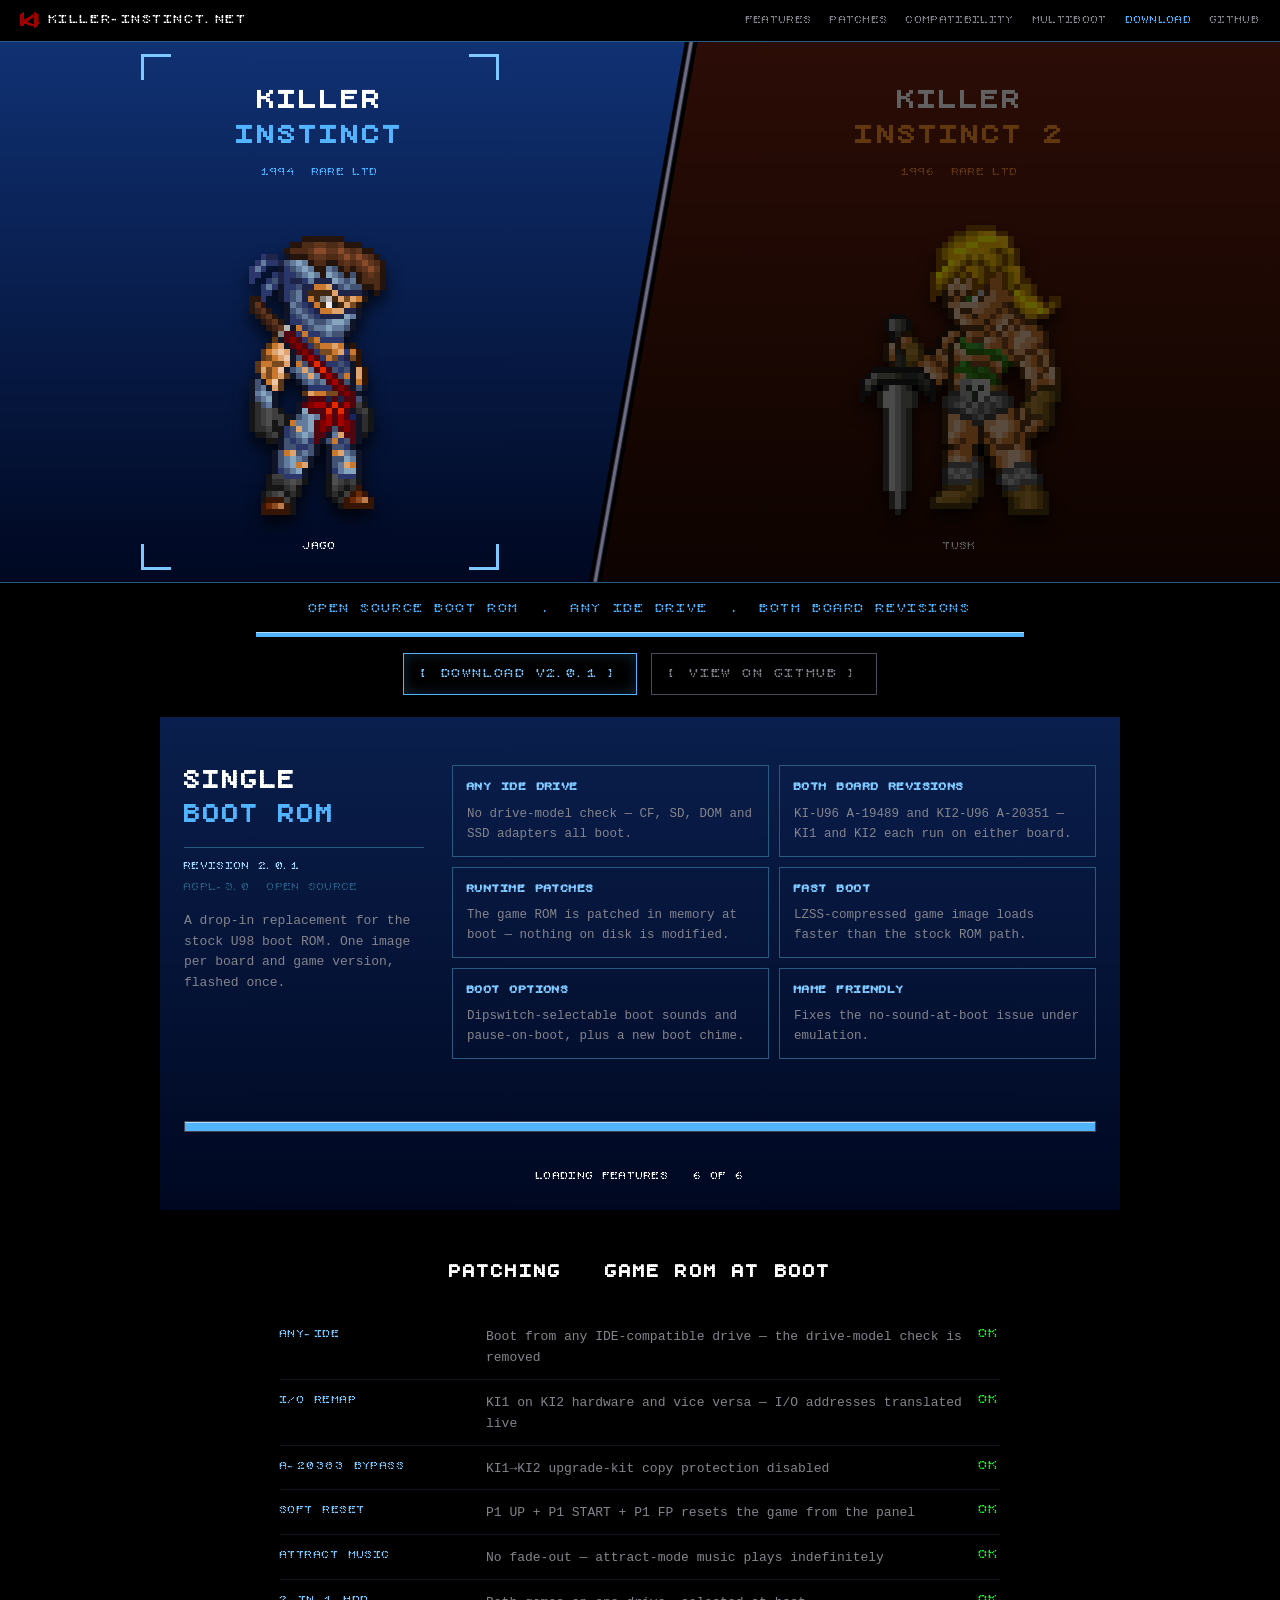
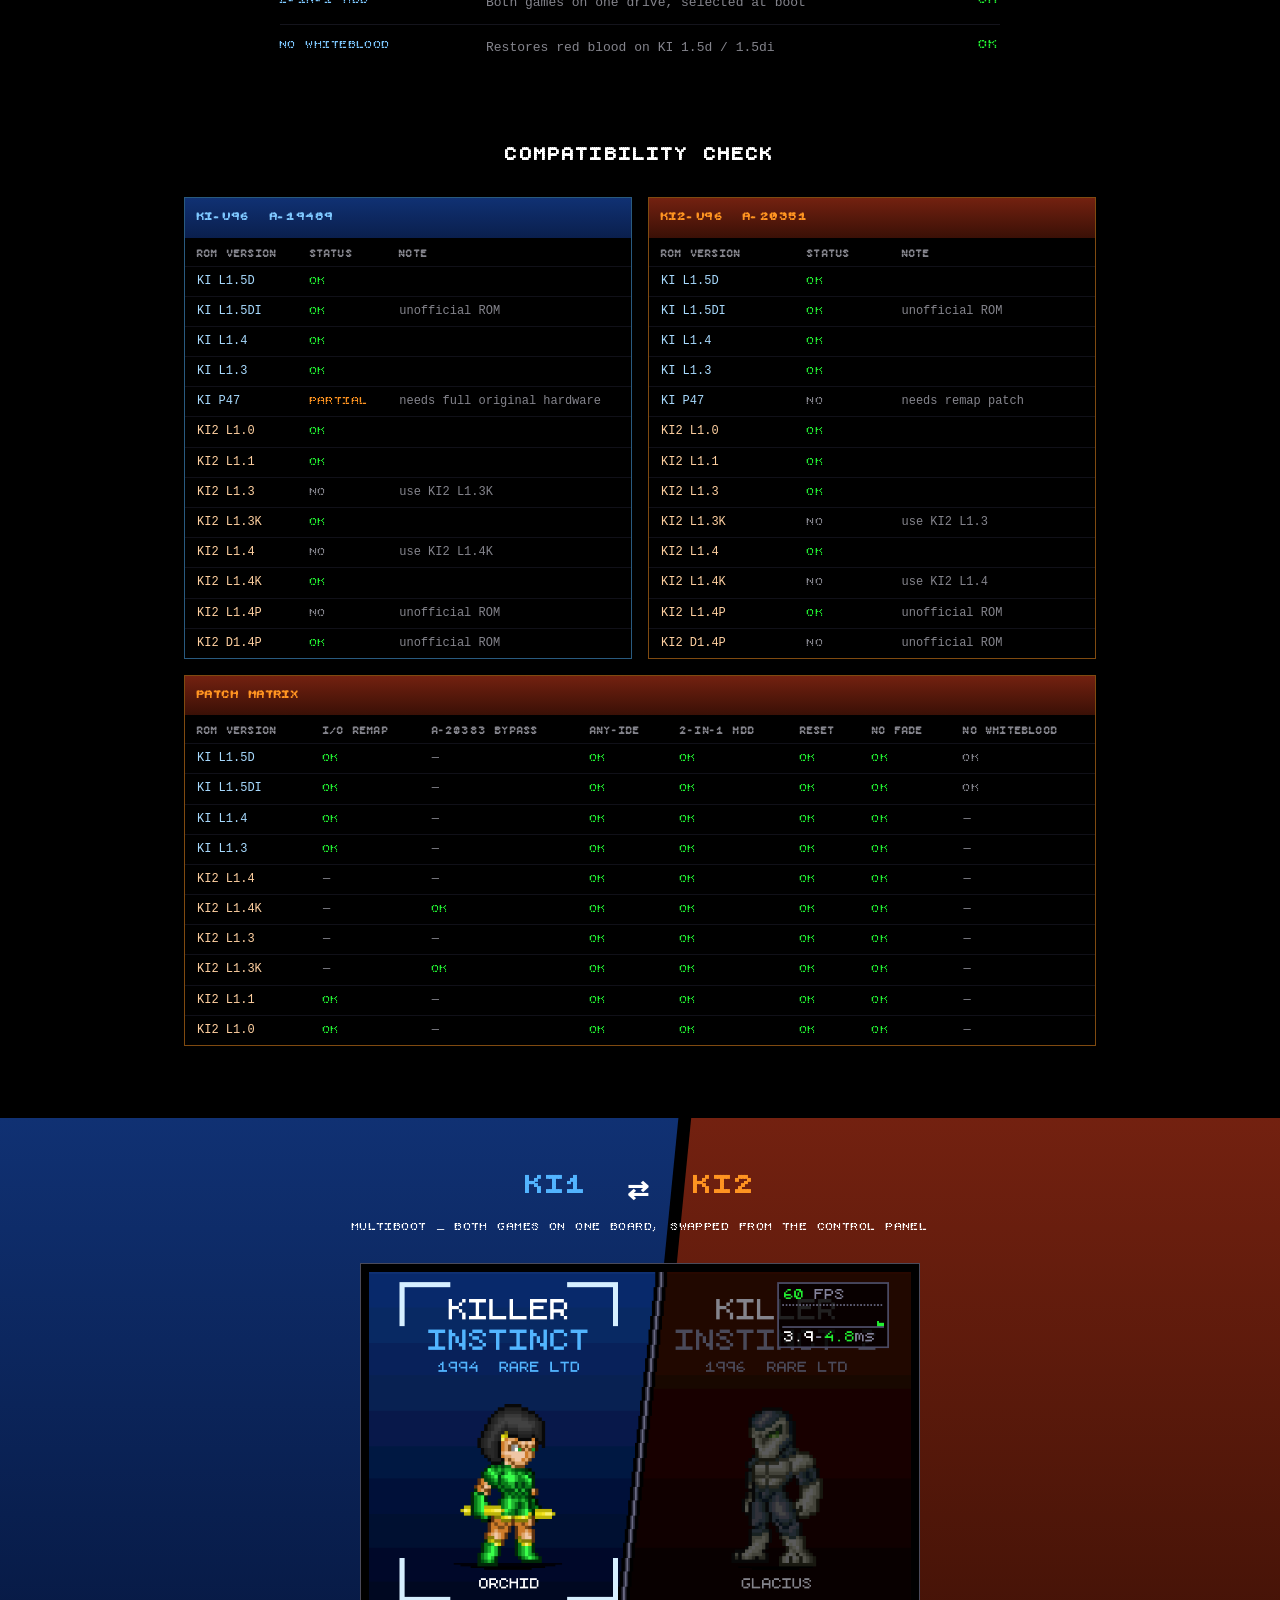
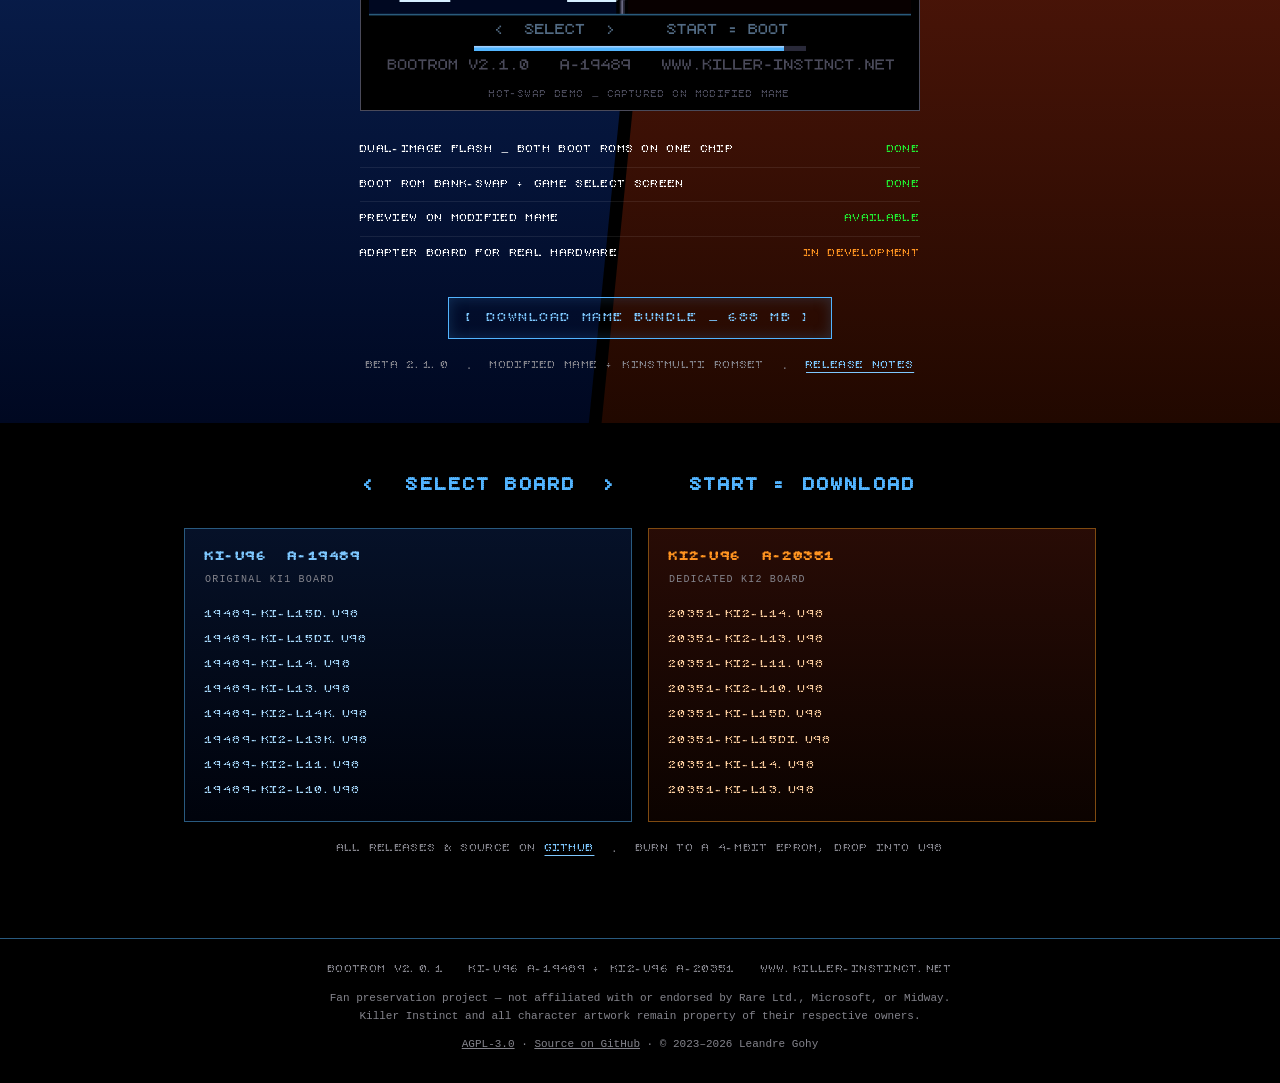
<file: site/index.html>
<!DOCTYPE html>
<html lang="en">
<head>
<meta charset="utf-8">
<meta name="viewport" content="width=device-width, initial-scale=1">
<title>Killer Instinct — Open Source Boot ROM</title>
<meta name="description" content="Open source boot ROM for Killer Instinct 1 &amp; 2 arcade hardware. Boot from any IDE drive, on both board revisions, with runtime patches — plus KI1/KI2 multiboot in development.">
<meta name="theme-color" content="#000821">
<link rel="icon" type="image/png" href="assets/img/favicon.png">
<link rel="canonical" href="https://www.killer-instinct.net/">
<meta property="og:title" content="Killer Instinct — Open Source Boot ROM">
<meta property="og:description" content="Boot KI1 &amp; KI2 from any IDE drive, on both board revisions, with runtime patches — plus KI1/KI2 multiboot in development.">
<meta property="og:image" content="https://www.killer-instinct.net/assets/video/poster.png">
<meta property="og:url" content="https://www.killer-instinct.net/">
<meta property="og:type" content="website">
<link rel="stylesheet" href="style.css">
</head>
<body>

<nav class="site-nav">
  <a class="site-nav__home" href="#top"><img src="assets/img/logo.png" alt="" height="16"><span class="px">KILLER-INSTINCT.NET</span></a>
  <div class="site-nav__links px">
    <a href="#features">FEATURES</a>
    <a href="#patches">PATCHES</a>
    <a href="#compatibility">COMPATIBILITY</a>
    <a href="#multiboot">MULTIBOOT</a>
    <a href="#download" class="key">DOWNLOAD</a>
    <a href="https://github.com/nekuz0r/ki-rom" rel="external">GITHUB</a>
  </div>
</nav>

<header class="hero" id="top">
  <div class="arena" data-selected="ki1">
    <article class="panel panel--ki1" id="panel-ki1" tabindex="0" aria-label="Killer Instinct, 1994, Rare Ltd">
      <h1 class="px t-title">KILLER<br><span class="key">INSTINCT</span></h1>
      <p class="px t-credit">1994&nbsp;&nbsp;RARE LTD</p>
      <figure class="fighter">
        <img id="sprite-ki1" src="assets/img/ki1_fulgore.png" alt="Fulgore sprite" width="240" height="320">
        <figcaption class="px" id="name-ki1">FULGORE</figcaption>
      </figure>
      <span class="brackets" aria-hidden="true"><i></i><i></i><i></i><i></i></span>
    </article>
    <div class="seam" aria-hidden="true"></div>
    <article class="panel panel--ki2" id="panel-ki2" tabindex="0" aria-label="Killer Instinct 2, 1996, Rare Ltd">
      <h1 class="px t-title">KILLER<br><span class="key">INSTINCT 2</span></h1>
      <p class="px t-credit">1996&nbsp;&nbsp;RARE LTD</p>
      <figure class="fighter">
        <img id="sprite-ki2" src="assets/img/ki2_jago.png" alt="Jago sprite" width="240" height="320">
        <figcaption class="px" id="name-ki2">JAGO</figcaption>
      </figure>
      <span class="brackets" aria-hidden="true"><i></i><i></i><i></i><i></i></span>
    </article>
  </div>
  <div class="hud">
    <p class="px hud-tag">OPEN SOURCE BOOT ROM&nbsp;&nbsp;·&nbsp;&nbsp;ANY IDE DRIVE&nbsp;&nbsp;·&nbsp;&nbsp;BOTH BOARD REVISIONS</p>
    <div class="bar bar--drain" aria-hidden="true"><span></span></div>
    <p class="cta">
      <a class="btn btn--steel px" href="#download">[ DOWNLOAD V2.0.1 ]</a>
      <a class="btn px" href="https://github.com/nekuz0r/ki-rom" rel="external">[ VIEW ON GITHUB ]</a>
    </p>
  </div>
</header>

<main>

<section class="titlecard" id="features">
  <div class="titlecard__card">
    <h2 class="px wordmark">SINGLE<br><span class="key">BOOT ROM</span></h2>
    <hr class="rule">
    <p class="px rev">REVISION 2.0.1</p>
    <p class="px sub">AGPL-3.0&nbsp;&nbsp;OPEN SOURCE</p>
    <p class="blurb">A drop-in replacement for the stock U98 boot ROM. One image per board and game version, flashed once.</p>
  </div>
  <ul class="feature-grid">
    <li class="feature-cell"><h3 class="px">ANY IDE DRIVE</h3><p>No drive-model check — CF, SD, DOM and SSD adapters all boot.</p></li>
    <li class="feature-cell"><h3 class="px">BOTH BOARD REVISIONS</h3><p>KI-U96 A-19489 and KI2-U96 A-20351 — KI1 and KI2 each run on either board.</p></li>
    <li class="feature-cell"><h3 class="px">RUNTIME PATCHES</h3><p>The game ROM is patched in memory at boot — nothing on disk is modified.</p></li>
    <li class="feature-cell"><h3 class="px">FAST BOOT</h3><p>LZSS-compressed game image loads faster than the stock ROM path.</p></li>
    <li class="feature-cell"><h3 class="px">BOOT OPTIONS</h3><p>Dipswitch-selectable boot sounds and pause-on-boot, plus a new boot chime.</p></li>
    <li class="feature-cell"><h3 class="px">MAME FRIENDLY</h3><p>Fixes the no-sound-at-boot issue under emulation.</p></li>
  </ul>
  <div class="bar bar--divider" aria-hidden="true"><span></span></div>
  <p class="px bar-label">LOADING FEATURES&nbsp;&nbsp;&nbsp;6 OF 6</p>
</section>

<section class="patches" id="patches">
  <h2 class="px section-head">PATCHING&nbsp;&nbsp;&nbsp;GAME ROM AT BOOT</h2>
  <dl class="patch-list">
    <div><dt class="px">ANY-IDE</dt><dd>Boot from any IDE-compatible drive — the drive-model check is removed</dd><dd class="px status-ok">OK</dd></div>
    <div><dt class="px">I/O REMAP</dt><dd>KI1 on KI2 hardware and vice versa — I/O addresses translated live</dd><dd class="px status-ok">OK</dd></div>
    <div><dt class="px">A-20383 BYPASS</dt><dd>KI1→KI2 upgrade-kit copy protection disabled</dd><dd class="px status-ok">OK</dd></div>
    <div><dt class="px">SOFT RESET</dt><dd>P1 UP + P1 START + P1 FP resets the game from the panel</dd><dd class="px status-ok">OK</dd></div>
    <div><dt class="px">ATTRACT MUSIC</dt><dd>No fade-out — attract-mode music plays indefinitely</dd><dd class="px status-ok">OK</dd></div>
    <div><dt class="px">2-IN-1 HDD</dt><dd>Both games on one drive, selected at boot</dd><dd class="px status-ok">OK</dd></div>
    <div><dt class="px">NO WHITEBLOOD</dt><dd>Restores red blood on KI 1.5d / 1.5di</dd><dd class="px status-ok">OK</dd></div>
  </dl>
</section>

<section class="compat" id="compatibility">
  <h2 class="px section-head">COMPATIBILITY CHECK</h2>
  <div class="compat-grid">
    <div class="compat-panel">
      <h3 class="px compat-panel__head">KI-U96&nbsp;&nbsp;A-19489</h3>
      <div class="table-scroll">
      <table>
        <thead><tr><th class="px">ROM VERSION</th><th class="px">STATUS</th><th class="px">NOTE</th></tr></thead>
        <tbody>
          <tr class="row-ki1"><td>KI L1.5D</td><td class="status-ok px">OK</td><td></td></tr>
          <tr class="row-ki1"><td>KI L1.5DI</td><td class="status-ok px">OK</td><td>unofficial ROM</td></tr>
          <tr class="row-ki1"><td>KI L1.4</td><td class="status-ok px">OK</td><td></td></tr>
          <tr class="row-ki1"><td>KI L1.3</td><td class="status-ok px">OK</td><td></td></tr>
          <tr class="row-ki1"><td>KI P47</td><td class="status-warn px">PARTIAL</td><td>needs full original hardware</td></tr>
          <tr class="row-ki2"><td>KI2 L1.0</td><td class="status-ok px">OK</td><td></td></tr>
          <tr class="row-ki2"><td>KI2 L1.1</td><td class="status-ok px">OK</td><td></td></tr>
          <tr class="row-ki2"><td>KI2 L1.3</td><td class="status-no px">NO</td><td>use KI2 L1.3K</td></tr>
          <tr class="row-ki2"><td>KI2 L1.3K</td><td class="status-ok px">OK</td><td></td></tr>
          <tr class="row-ki2"><td>KI2 L1.4</td><td class="status-no px">NO</td><td>use KI2 L1.4K</td></tr>
          <tr class="row-ki2"><td>KI2 L1.4K</td><td class="status-ok px">OK</td><td></td></tr>
          <tr class="row-ki2"><td>KI2 L1.4P</td><td class="status-no px">NO</td><td>unofficial ROM</td></tr>
          <tr class="row-ki2"><td>KI2 D1.4P</td><td class="status-ok px">OK</td><td>unofficial ROM</td></tr>
        </tbody>
      </table>
      </div>
    </div>
    <div class="compat-panel compat-panel--ember">
      <h3 class="px compat-panel__head">KI2-U96&nbsp;&nbsp;A-20351</h3>
      <div class="table-scroll">
      <table>
        <thead><tr><th class="px">ROM VERSION</th><th class="px">STATUS</th><th class="px">NOTE</th></tr></thead>
        <tbody>
          <tr class="row-ki1"><td>KI L1.5D</td><td class="status-ok px">OK</td><td></td></tr>
          <tr class="row-ki1"><td>KI L1.5DI</td><td class="status-ok px">OK</td><td>unofficial ROM</td></tr>
          <tr class="row-ki1"><td>KI L1.4</td><td class="status-ok px">OK</td><td></td></tr>
          <tr class="row-ki1"><td>KI L1.3</td><td class="status-ok px">OK</td><td></td></tr>
          <tr class="row-ki1"><td>KI P47</td><td class="status-no px">NO</td><td>needs remap patch</td></tr>
          <tr class="row-ki2"><td>KI2 L1.0</td><td class="status-ok px">OK</td><td></td></tr>
          <tr class="row-ki2"><td>KI2 L1.1</td><td class="status-ok px">OK</td><td></td></tr>
          <tr class="row-ki2"><td>KI2 L1.3</td><td class="status-ok px">OK</td><td></td></tr>
          <tr class="row-ki2"><td>KI2 L1.3K</td><td class="status-no px">NO</td><td>use KI2 L1.3</td></tr>
          <tr class="row-ki2"><td>KI2 L1.4</td><td class="status-ok px">OK</td><td></td></tr>
          <tr class="row-ki2"><td>KI2 L1.4K</td><td class="status-no px">NO</td><td>use KI2 L1.4</td></tr>
          <tr class="row-ki2"><td>KI2 L1.4P</td><td class="status-ok px">OK</td><td>unofficial ROM</td></tr>
          <tr class="row-ki2"><td>KI2 D1.4P</td><td class="status-no px">NO</td><td>unofficial ROM</td></tr>
        </tbody>
      </table>
      </div>
    </div>
  </div>
  <div class="compat-panel compat-matrix">
    <h3 class="px compat-panel__head">PATCH MATRIX</h3>
    <div class="table-scroll">
    <table>
      <thead><tr><th class="px">ROM VERSION</th><th class="px">I/O REMAP</th><th class="px">A-20383 BYPASS</th><th class="px">ANY-IDE</th><th class="px">2-IN-1 HDD</th><th class="px">RESET</th><th class="px">NO FADE</th><th class="px">NO WHITEBLOOD</th></tr></thead>
      <tbody>
        <tr class="row-ki1"><td>KI L1.5D</td><td class="status-ok px">OK</td><td>—</td><td class="status-ok px">OK</td><td class="status-ok px">OK</td><td class="status-ok px">OK</td><td class="status-ok px">OK</td><td class="status-ok px">OK</td></tr>
        <tr class="row-ki1"><td>KI L1.5DI</td><td class="status-ok px">OK</td><td>—</td><td class="status-ok px">OK</td><td class="status-ok px">OK</td><td class="status-ok px">OK</td><td class="status-ok px">OK</td><td class="status-ok px">OK</td></tr>
        <tr class="row-ki1"><td>KI L1.4</td><td class="status-ok px">OK</td><td>—</td><td class="status-ok px">OK</td><td class="status-ok px">OK</td><td class="status-ok px">OK</td><td class="status-ok px">OK</td><td>—</td></tr>
        <tr class="row-ki1"><td>KI L1.3</td><td class="status-ok px">OK</td><td>—</td><td class="status-ok px">OK</td><td class="status-ok px">OK</td><td class="status-ok px">OK</td><td class="status-ok px">OK</td><td>—</td></tr>
        <tr class="row-ki2"><td>KI2 L1.4</td><td>—</td><td>—</td><td class="status-ok px">OK</td><td class="status-ok px">OK</td><td class="status-ok px">OK</td><td class="status-ok px">OK</td><td>—</td></tr>
        <tr class="row-ki2"><td>KI2 L1.4K</td><td>—</td><td class="status-ok px">OK</td><td class="status-ok px">OK</td><td class="status-ok px">OK</td><td class="status-ok px">OK</td><td class="status-ok px">OK</td><td>—</td></tr>
        <tr class="row-ki2"><td>KI2 L1.3</td><td>—</td><td>—</td><td class="status-ok px">OK</td><td class="status-ok px">OK</td><td class="status-ok px">OK</td><td class="status-ok px">OK</td><td>—</td></tr>
        <tr class="row-ki2"><td>KI2 L1.3K</td><td>—</td><td class="status-ok px">OK</td><td class="status-ok px">OK</td><td class="status-ok px">OK</td><td class="status-ok px">OK</td><td class="status-ok px">OK</td><td>—</td></tr>
        <tr class="row-ki2"><td>KI2 L1.1</td><td class="status-ok px">OK</td><td>—</td><td class="status-ok px">OK</td><td class="status-ok px">OK</td><td class="status-ok px">OK</td><td class="status-ok px">OK</td><td>—</td></tr>
        <tr class="row-ki2"><td>KI2 L1.0</td><td class="status-ok px">OK</td><td>—</td><td class="status-ok px">OK</td><td class="status-ok px">OK</td><td class="status-ok px">OK</td><td class="status-ok px">OK</td><td>—</td></tr>
      </tbody>
    </table>
    </div>
  </div>
</section>

<section class="multiboot" id="multiboot">
  <div class="multiboot__inner">
    <h2 class="px mb-title"><span class="steel">KI1</span>&nbsp;&nbsp;⇄&nbsp;&nbsp;<span class="ember">KI2</span></h2>
    <p class="px mb-sub">MULTIBOOT — BOTH GAMES ON ONE BOARD, SWAPPED FROM THE CONTROL PANEL</p>
    <figure class="crt">
      <!-- html-validate-disable-next no-autoplay -- deliberate: muted decorative loop; main.js strips autoplay and adds controls when prefers-reduced-motion is set -->
      <video class="swap-video" muted autoplay loop playsinline preload="metadata"
             poster="assets/video/poster.png" width="640" height="480">
        <source src="assets/video/multiboot-swap.mp4" type="video/mp4">
      </video>
      <figcaption class="px">HOT-SWAP DEMO — CAPTURED ON MODIFIED MAME</figcaption>
    </figure>
    <ul class="status-list">
      <li><span class="px">DUAL-IMAGE FLASH — BOTH BOOT ROMS ON ONE CHIP</span><span class="px status-ok">DONE</span></li>
      <li><span class="px">BOOT ROM BANK-SWAP + GAME SELECT SCREEN</span><span class="px status-ok">DONE</span></li>
      <li><span class="px">PREVIEW ON MODIFIED MAME</span><span class="px status-ok">AVAILABLE</span></li>
      <li><span class="px">ADAPTER BOARD FOR REAL HARDWARE</span><span class="px status-warn">IN DEVELOPMENT</span></li>
    </ul>
    <p class="cta">
      <a class="btn btn--steel px" rel="external"
         href="https://github.com/nekuz0r/ki-rom/releases/download/multiboot-2.1.0-beta/mame-kinstmulti.zip">[ DOWNLOAD MAME BUNDLE — 688 MB ]</a>
    </p>
    <p class="dl-note px">BETA 2.1.0&nbsp;&nbsp;·&nbsp;&nbsp;MODIFIED MAME + KINSTMULTI ROMSET&nbsp;&nbsp;·&nbsp;&nbsp;<a href="https://github.com/nekuz0r/ki-rom/releases/tag/multiboot-2.1.0-beta">RELEASE NOTES</a></p>
  </div>
</section>

<section class="download" id="download">
  <h2 class="px section-head steel">&lt;&nbsp;&nbsp;SELECT BOARD&nbsp;&nbsp;&gt;&nbsp;&nbsp;&nbsp;&nbsp;&nbsp;START = DOWNLOAD</h2>
  <div class="dl-grid">
    <div class="dl-panel">
      <h3 class="px">KI-U96&nbsp;&nbsp;A-19489</h3>
      <p class="dl-panel__sub">ORIGINAL KI1 BOARD</p>
      <ul class="px">
        <li><a href="https://github.com/nekuz0r/ki-rom/releases/latest/download/19489-ki-l15d.u98">19489-KI-L15D.U98</a></li>
        <li><a href="https://github.com/nekuz0r/ki-rom/releases/latest/download/19489-ki-l15di.u98">19489-KI-L15DI.U98</a></li>
        <li><a href="https://github.com/nekuz0r/ki-rom/releases/latest/download/19489-ki-l14.u98">19489-KI-L14.U98</a></li>
        <li><a href="https://github.com/nekuz0r/ki-rom/releases/latest/download/19489-ki-l13.u98">19489-KI-L13.U98</a></li>
        <li><a href="https://github.com/nekuz0r/ki-rom/releases/latest/download/19489-ki2-l14k.u98">19489-KI2-L14K.U98</a></li>
        <li><a href="https://github.com/nekuz0r/ki-rom/releases/latest/download/19489-ki2-l13k.u98">19489-KI2-L13K.U98</a></li>
        <li><a href="https://github.com/nekuz0r/ki-rom/releases/latest/download/19489-ki2-l11.u98">19489-KI2-L11.U98</a></li>
        <li><a href="https://github.com/nekuz0r/ki-rom/releases/latest/download/19489-ki2-l10.u98">19489-KI2-L10.U98</a></li>
      </ul>
    </div>
    <div class="dl-panel dl-panel--ember">
      <h3 class="px">KI2-U96&nbsp;&nbsp;A-20351</h3>
      <p class="dl-panel__sub">DEDICATED KI2 BOARD</p>
      <ul class="px">
        <li><a href="https://github.com/nekuz0r/ki-rom/releases/latest/download/20351-ki2-l14.u98">20351-KI2-L14.U98</a></li>
        <li><a href="https://github.com/nekuz0r/ki-rom/releases/latest/download/20351-ki2-l13.u98">20351-KI2-L13.U98</a></li>
        <li><a href="https://github.com/nekuz0r/ki-rom/releases/latest/download/20351-ki2-l11.u98">20351-KI2-L11.U98</a></li>
        <li><a href="https://github.com/nekuz0r/ki-rom/releases/latest/download/20351-ki2-l10.u98">20351-KI2-L10.U98</a></li>
        <li><a href="https://github.com/nekuz0r/ki-rom/releases/latest/download/20351-ki-l15d.u98">20351-KI-L15D.U98</a></li>
        <li><a href="https://github.com/nekuz0r/ki-rom/releases/latest/download/20351-ki-l15di.u98">20351-KI-L15DI.U98</a></li>
        <li><a href="https://github.com/nekuz0r/ki-rom/releases/latest/download/20351-ki-l14.u98">20351-KI-L14.U98</a></li>
        <li><a href="https://github.com/nekuz0r/ki-rom/releases/latest/download/20351-ki-l13.u98">20351-KI-L13.U98</a></li>
      </ul>
    </div>
  </div>
  <p class="dl-note px">ALL RELEASES &amp; SOURCE ON <a href="https://github.com/nekuz0r/ki-rom/releases">GITHUB</a>&nbsp;&nbsp;·&nbsp;&nbsp;BURN TO A 4-MBIT EPROM, DROP INTO U98</p>
</section>

</main>

<footer class="site-footer">
  <p class="px">BOOTROM V2.0.1&nbsp;&nbsp;&nbsp;KI-U96 A-19489 + KI2-U96 A-20351&nbsp;&nbsp;&nbsp;WWW.KILLER-INSTINCT.NET</p>
  <p class="disclaimer">Fan preservation project — not affiliated with or endorsed by Rare Ltd., Microsoft, or Midway. Killer Instinct and all character artwork remain property of their respective owners.</p>
  <p class="legal"><a href="https://github.com/nekuz0r/ki-rom/blob/main/LICENSE">AGPL-3.0</a> · <a href="https://github.com/nekuz0r/ki-rom">Source on GitHub</a> · © 2023–2026 Leandre Gohy</p>
</footer>

<script src="main.js" defer></script>
</body>
</html>
</file>
<file: site/style.css>
/* killer-instinct.net — visual system lifted from view_main.c / view_bootselect.c.
   Palette is the ROM's RGB555 converted to hex; see the design spec. */

:root {
  --steel: #52B4FF; --steel-hi: #7EC8FF; --steel-lt: #A8DBFF;
  --steel-bg0: #103173; --steel-bg1: #000821; --steel-half: #295A7F;
  --ember: #FF9421; --ember-lt: #FFD0A0;
  --ember-bg0: #732110; --ember-bg1: #210800; --ember-half: #7F4A10;
  --white: #FFFFFF; --grey: #84848C; --dgrey: #4A4A5A;
  --green: #21EF31; --track: #212131; --bedge: #424252;
  --seam: #6B6B84; --seam-edge: #292939;
}

@font-face {
  font-family: 'KIROM';
  src: url('assets/fonts/kirom7x9.woff2') format('woff2');
  font-display: swap;
}

* { margin: 0; padding: 0; box-sizing: border-box; }

html { scroll-behavior: smooth; }

body {
  background: #000;
  color: var(--grey);
  font-family: 'Courier New', monospace;
  font-size: 16px;
  line-height: 1.6;
}

.px {
  font-family: 'KIROM', 'Courier New', monospace;
  letter-spacing: .12em;
  text-transform: uppercase;
}

img { image-rendering: pixelated; }

a { color: var(--steel-hi); text-decoration: none; }
a:hover, a:focus-visible { color: var(--white); text-decoration: underline; }

main section, .titlecard { max-width: 960px; margin: 0 auto; padding: 48px 24px 24px; }
main section, .multiboot { scroll-margin-top: 48px; }

.section-head { text-align: center; color: var(--white); font-size: 18px; margin-bottom: 28px; }
.steel { color: var(--steel); }
.ember { color: var(--ember); }

/* ===== nav ===== */
.site-nav {
  position: sticky; top: 0; z-index: 10;
  display: flex; align-items: center; gap: 18px; flex-wrap: wrap;
  padding: 10px 20px; background: #000;
  border-bottom: 1px solid var(--steel-half);
}
.site-nav__home { display: flex; align-items: center; gap: 10px; color: var(--white); font-size: 13px; }
.site-nav__home:hover { text-decoration: none; color: var(--steel-hi); }
.site-nav__links { margin-left: auto; display: flex; gap: 18px; font-size: 11px; }
.site-nav__links a { color: var(--grey); }
.site-nav__links a.key { color: var(--steel); }
.site-nav__links a:hover { color: var(--white); text-decoration: none; }

/* ===== hero: the bootselect screen ===== */
.arena { position: relative; height: min(72vh, 540px); overflow: hidden; }

.panel {
  position: absolute; inset: 0;
  display: flex; flex-direction: column; align-items: center;
  padding-top: 42px; text-align: center;
  transition: filter .3s ease;
  outline: none;
}
.panel:focus-visible { outline: 2px solid var(--steel-hi); outline-offset: -6px; }
.panel--ki2:focus-visible { outline-color: #FFC97E; }
.panel--ki1 {
  background: linear-gradient(180deg, var(--steel-bg0), var(--steel-bg1));
  clip-path: polygon(0 0, 53.5% 0, 46% 100%, 0 100%);
  padding-right: 50%;
}
.panel--ki2 {
  background: linear-gradient(180deg, var(--ember-bg0), var(--ember-bg1));
  clip-path: polygon(54.5% 0, 100% 0, 100% 100%, 47% 100%);
  padding-left: 50%;
}
.panel .t-title { color: var(--white); font-size: 26px; line-height: 1.35; }
.panel--ki1 .t-title .key { color: var(--steel); }
.panel--ki2 .t-title .key { color: var(--ember); }
.panel .t-credit { margin-top: 10px; font-size: 11px; }
.panel--ki1 .t-credit { color: var(--steel); }
.panel--ki2 .t-credit { color: var(--ember); }

.fighter { margin-top: auto; margin-bottom: 26px; }
.fighter img {
  height: 320px; width: auto;
  filter: drop-shadow(0 10px 8px rgba(0, 0, 0, .7));
}
.fighter figcaption { margin-top: 12px; color: var(--white); font-size: 12px; }

/* unselected side is shaded like the ROM (3/8 brightness) */
.arena[data-selected="ki1"] .panel--ki2,
.arena[data-selected="ki2"] .panel--ki1 { filter: brightness(.38); }

/* corner brackets — only on the selected panel */
.brackets { position: absolute; inset: 12px 6%; pointer-events: none; opacity: 0; }
.arena[data-selected="ki1"] .panel--ki1 .brackets,
.arena[data-selected="ki2"] .panel--ki2 .brackets { opacity: 1; animation: pulse 2s ease-in-out infinite; }
.panel--ki1 .brackets { left: 11%; right: 61%; }
.panel--ki2 .brackets { left: 61%; right: 11%; }
.brackets i { position: absolute; width: 30px; height: 26px; border: 0 solid var(--steel-hi); }
.panel--ki2 .brackets i { border-color: #FFC97E; }
.brackets i:nth-child(1) { top: 0; left: 0; border-top-width: 3px; border-left-width: 3px; }
.brackets i:nth-child(2) { top: 0; right: 0; border-top-width: 3px; border-right-width: 3px; }
.brackets i:nth-child(3) { bottom: 0; left: 0; border-bottom-width: 3px; border-left-width: 3px; }
.brackets i:nth-child(4) { bottom: 0; right: 0; border-bottom-width: 3px; border-right-width: 3px; }

/* slanted seam */
/* The seam shares the panels' percentage geometry (centerline 54% top,
   46.5% bottom — the middle of the clip-path gap), so it stays aligned at
   every viewport size; calc() keeps the line widths fixed in pixels. The
   black gap either side is the body showing through between the panels. */
.seam { position: absolute; inset: 0; z-index: 2; pointer-events: none; }
.seam::before, .seam::after { content: ""; position: absolute; inset: 0; }
.seam::before {
  background: var(--seam-edge);
  clip-path: polygon(calc(54% - 2.5px) 0, calc(54% + 2.5px) 0,
                     calc(46.5% + 2.5px) 100%, calc(46.5% - 2.5px) 100%);
}
.seam::after {
  background: var(--seam);
  clip-path: polygon(calc(54% - 1.5px) 0, calc(54% + 1.5px) 0,
                     calc(46.5% + 1.5px) 100%, calc(46.5% - 1.5px) 100%);
}

/* hero HUD */
.hud { border-top: 1px solid var(--steel-half); padding: 16px 20px 22px; text-align: center; }
.hud-tag { color: var(--steel); font-size: 13px; }
.cta { margin-top: 16px; display: flex; gap: 14px; justify-content: center; flex-wrap: wrap; }
.btn {
  display: inline-block; padding: 10px 18px; font-size: 13px;
  color: var(--grey); border: 1px solid var(--dgrey);
}
.btn:hover, .btn:focus-visible { color: var(--white); text-decoration: none; border-color: var(--grey); }
.btn--steel {
  color: var(--steel-hi); border-color: var(--steel);
  box-shadow: inset 0 0 14px rgba(82, 180, 255, .2);
  /* pulse-soft: text stays above 4.5:1 contrast at the dim end */
  animation: pulse-soft 2s ease-in-out infinite;
}
.btn--steel:hover, .btn--steel:focus-visible { color: var(--white); border-color: var(--steel-hi); }

/* ===== bars (progress-bar dividers) ===== */
.bar { height: 11px; border: 1px solid var(--bedge); background: var(--track); }
.bar span {
  display: block; height: 100%; width: 100%;
  background: linear-gradient(180deg, var(--steel-lt) 0, var(--steel-lt) 1px, var(--steel) 1px);
}
.bar--drain { max-width: 62%; margin: 12px auto 0; height: 5px; border: 0; }
.bar--drain span { animation: drain 30s linear infinite; }
.bar--divider { margin-top: 34px; }
.bar-label { text-align: center; color: var(--white); font-size: 11px; margin-top: 8px; }

/* ===== features (view_main title card) ===== */
.titlecard {
  background: linear-gradient(180deg, #0A1F4D, var(--steel-bg1));
  display: grid; grid-template-columns: 240px 1fr; gap: 28px;
}
.titlecard .bar--divider, .titlecard .bar-label { grid-column: 1 / -1; }
.wordmark { color: var(--white); font-size: 24px; line-height: 1.4; }
.wordmark .key { color: var(--steel); }
.rule { border: 0; border-top: 1px solid var(--steel-half); margin: 14px 0 10px; }
.rev { color: var(--steel-lt); font-size: 11px; }
.sub { color: var(--steel-half); font-size: 11px; margin-top: 4px; }
.blurb { font-size: 13px; margin-top: 14px; }
.feature-grid { list-style: none; display: grid; grid-template-columns: repeat(2, 1fr); gap: 10px; }
.feature-cell { border: 1px solid var(--steel-half); padding: 12px 14px; }
.feature-cell h3 { color: var(--steel-hi); font-size: 12px; }
.feature-cell p { font-size: 12.5px; margin-top: 6px; }

/* ===== patches ===== */
.patch-list { max-width: 720px; margin: 0 auto; }
.patch-list > div {
  display: flex; align-items: baseline; gap: 16px;
  padding: 10px 0; border-bottom: 1px solid #14141C;
}
.patch-list > div:last-child { border-bottom: 0; }
.patch-list dt { flex: 0 0 190px; color: var(--steel-hi); font-size: 12px; }
.patch-list dd { flex: 1; font-size: 13px; }
.patch-list dd.status-ok { flex: none; }
.status-ok { color: var(--green); }
.status-warn { color: var(--ember); }
.status-no { color: var(--grey); }

/* ===== compatibility ===== */
.compat-grid { display: grid; grid-template-columns: 1fr 1fr; gap: 16px; }
.compat-panel { border: 1px solid var(--steel-half); }
.compat-panel__head {
  background: linear-gradient(180deg, var(--steel-bg0), #0A1F4D);
  color: var(--steel-hi); font-size: 12px; padding: 10px 12px;
}
.compat-panel--ember, .compat-matrix { border-color: var(--ember-half); }
.compat-panel--ember .compat-panel__head, .compat-matrix .compat-panel__head {
  background: linear-gradient(180deg, var(--ember-bg0), #3A1006);
  color: var(--ember);
}
.compat-matrix { margin-top: 16px; }
.table-scroll { overflow-x: auto; }
.compat table { width: 100%; border-collapse: collapse; font-size: 12px; }
.compat th { text-align: left; color: var(--grey); font-size: 10px; padding: 8px 12px 4px; }
.compat td { padding: 5px 12px; border-top: 1px solid #101018; white-space: nowrap; }
.row-ki1 td:first-child { color: var(--steel-lt); }
.row-ki2 td:first-child { color: var(--ember-lt); }
.compat td:last-child { color: var(--grey); white-space: normal; }

/* ===== multiboot ===== */
.multiboot { position: relative; overflow: hidden; max-width: none; padding: 0; margin-top: 48px; }
.multiboot::before, .multiboot::after { content: ""; position: absolute; inset: 0; z-index: -1; }
.multiboot::before {
  background: linear-gradient(180deg, var(--steel-bg0), var(--steel-bg1));
  clip-path: polygon(0 0, 53% 0, 46% 100%, 0 100%);
}
.multiboot::after {
  background: linear-gradient(180deg, var(--ember-bg0), var(--ember-bg1));
  clip-path: polygon(54% 0, 100% 0, 100% 100%, 47% 100%);
}
.multiboot__inner { max-width: 960px; margin: 0 auto; padding: 48px 24px; text-align: center; }
.mb-title { font-size: 26px; color: var(--white); }
.mb-sub { color: var(--white); font-size: 12px; margin-top: 10px; }
.crt {
  max-width: 560px; margin: 26px auto 0;
  background: #000; border: 1px solid var(--dgrey); padding: 8px;
}
.crt video { width: 100%; height: auto; display: block; background: #0A0A0E; }
.crt figcaption { color: var(--dgrey); font-size: 10px; margin-top: 8px; }
.status-list { list-style: none; max-width: 560px; margin: 22px auto 0; text-align: left; }
.status-list li {
  display: flex; justify-content: space-between; gap: 16px;
  padding: 8px 0; font-size: 11px; color: var(--white);
  border-bottom: 1px solid rgba(255, 255, 255, .08);
}
.status-list li:last-child { border-bottom: 0; }
.multiboot .cta { margin-top: 26px; }

/* ===== download ===== */
.dl-grid { display: grid; grid-template-columns: 1fr 1fr; gap: 16px; }
.dl-panel {
  border: 1px solid var(--steel-half); padding: 18px 20px;
  background: linear-gradient(180deg, rgba(16, 49, 115, .35), rgba(0, 8, 33, .35));
}
.dl-panel h3 { color: var(--steel-hi); font-size: 13px; }
.dl-panel__sub { color: var(--grey); font-size: 10px; margin: 4px 0 14px; letter-spacing: .12em; }
.dl-panel ul { list-style: none; font-size: 12px; line-height: 2.1; }
.dl-panel a { color: var(--steel-lt); }
.dl-panel--ember {
  border-color: var(--ember-half);
  background: linear-gradient(180deg, rgba(115, 33, 16, .35), rgba(33, 8, 0, .35));
}
.dl-panel--ember h3 { color: var(--ember); }
.dl-panel--ember a { color: var(--ember-lt); }
.dl-panel a:hover, .dl-panel a:focus-visible { color: var(--white); }
.dl-note { text-align: center; margin-top: 18px; font-size: 11px; color: var(--grey); }
.dl-note a { text-decoration: underline; }

/* ===== footer ===== */
.site-footer {
  margin-top: 56px; padding: 22px 24px 30px; text-align: center;
  border-top: 1px solid var(--steel-half);
}
.site-footer .px { color: var(--grey); font-size: 11px; }
.disclaimer { color: var(--grey); font-size: 11px; max-width: 640px; margin: 12px auto 0; }
.legal { color: var(--grey); font-size: 11px; margin-top: 10px; }
.legal a { color: var(--grey); text-decoration: underline; }
.legal a:hover { color: var(--white); }

/* ===== motion ===== */
@keyframes pulse { 0%, 100% { opacity: 1; } 50% { opacity: .45; } }
@keyframes pulse-soft { 0%, 100% { opacity: 1; } 50% { opacity: .8; } }
@keyframes drain { from { width: 100%; } to { width: 0; } }

@media (prefers-reduced-motion: reduce) {
  html { scroll-behavior: auto; }
  *, *::before, *::after { animation: none !important; transition: none !important; }
}

/* ===== responsive ===== */
@media (max-width: 700px) {
  .arena { height: auto; }
  .panel { position: static; clip-path: none; padding: 36px 20px 28px; }
  .panel--ki1 { padding-right: 20px; }
  .panel--ki2 { padding-left: 20px; }
  .fighter { margin-top: 22px; }
  .seam {
    position: static; height: 9px;
    background: linear-gradient(180deg,
      #000 0, #000 2px,
      var(--seam-edge) 2px, var(--seam-edge) 3px,
      var(--seam) 3px, var(--seam) 6px,
      var(--seam-edge) 6px, var(--seam-edge) 7px,
      #000 7px, #000 9px);
  }
  .seam::before, .seam::after { display: none; }
  .brackets { display: none; }
  .arena[data-selected="ki1"] .panel--ki2, .arena[data-selected="ki2"] .panel--ki1 { filter: none; }
  .titlecard { grid-template-columns: 1fr; }
  .feature-grid { grid-template-columns: 1fr; }
  .compat-grid, .dl-grid { grid-template-columns: 1fr; }
  .patch-list dt { flex-basis: 130px; }
}
</file>
